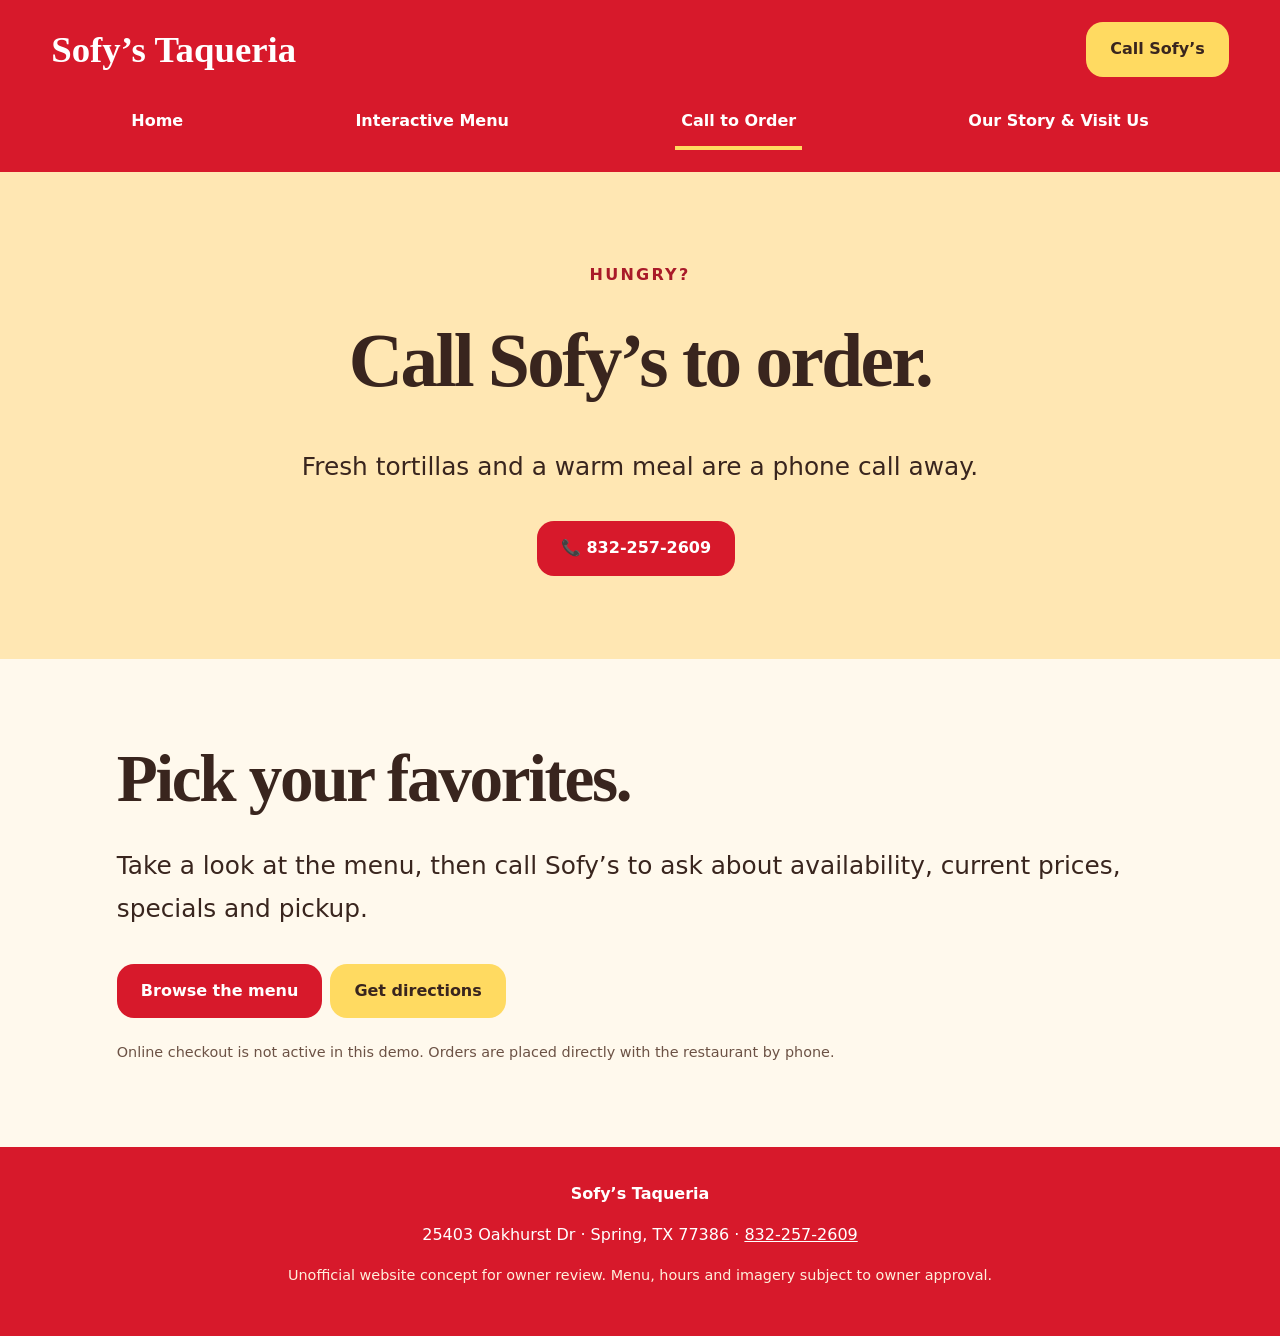
<file: contact.html>
<!doctype html><html lang="en"><head><meta charset="utf-8"><meta name="viewport" content="width=device-width,initial-scale=1"><meta name="description" content="Sofy's Taqueria, fresh tortillas and Mexican favorites in Spring, Texas"><title>Call to Order | Sofy's Taqueria</title><link rel="stylesheet" href="styles.css"></head><body><header><strong>Sofy’s Taqueria</strong><a class="button alt" href="tel:+18322572609">Call Sofy’s</a><nav aria-label="Main navigation"><a href="index.html" >Home</a><a href="menu.html" >Interactive Menu</a><a href="contact.html" aria-current="page">Call to Order</a><a href="about.html" >Our Story & Visit Us</a></nav></header><main><section class="banner"><p class="eyebrow">Hungry?</p><h1>Call Sofy’s to order.</h1><p class="lead">Fresh tortillas and a warm meal are a phone call away.</p><a class="button" href="tel:+18322572609">📞 832-257-2609</a></section><section><h2>Pick your favorites.</h2><p class="lead">Take a look at the menu, then call Sofy’s to ask about availability, current prices, specials and pickup.</p><a class="button" href="menu.html">Browse the menu</a><a class="button alt" href="https://www.google.com/maps/search/?api=1&query=25403+Oakhurst+Dr+Spring+TX+77386" target="_blank" rel="noopener">Get directions</a><p class="small">Online checkout is not active in this demo. Orders are placed directly with the restaurant by phone.</p></section></main><footer><strong>Sofy’s Taqueria</strong><p>25403 Oakhurst Dr · Spring, TX 77386 · <a href="tel:+18322572609">832-257-2609</a></p><p class="small">Unofficial website concept for owner review. Menu, hours and imagery subject to owner approval.</p></footer></body></html>
</file>
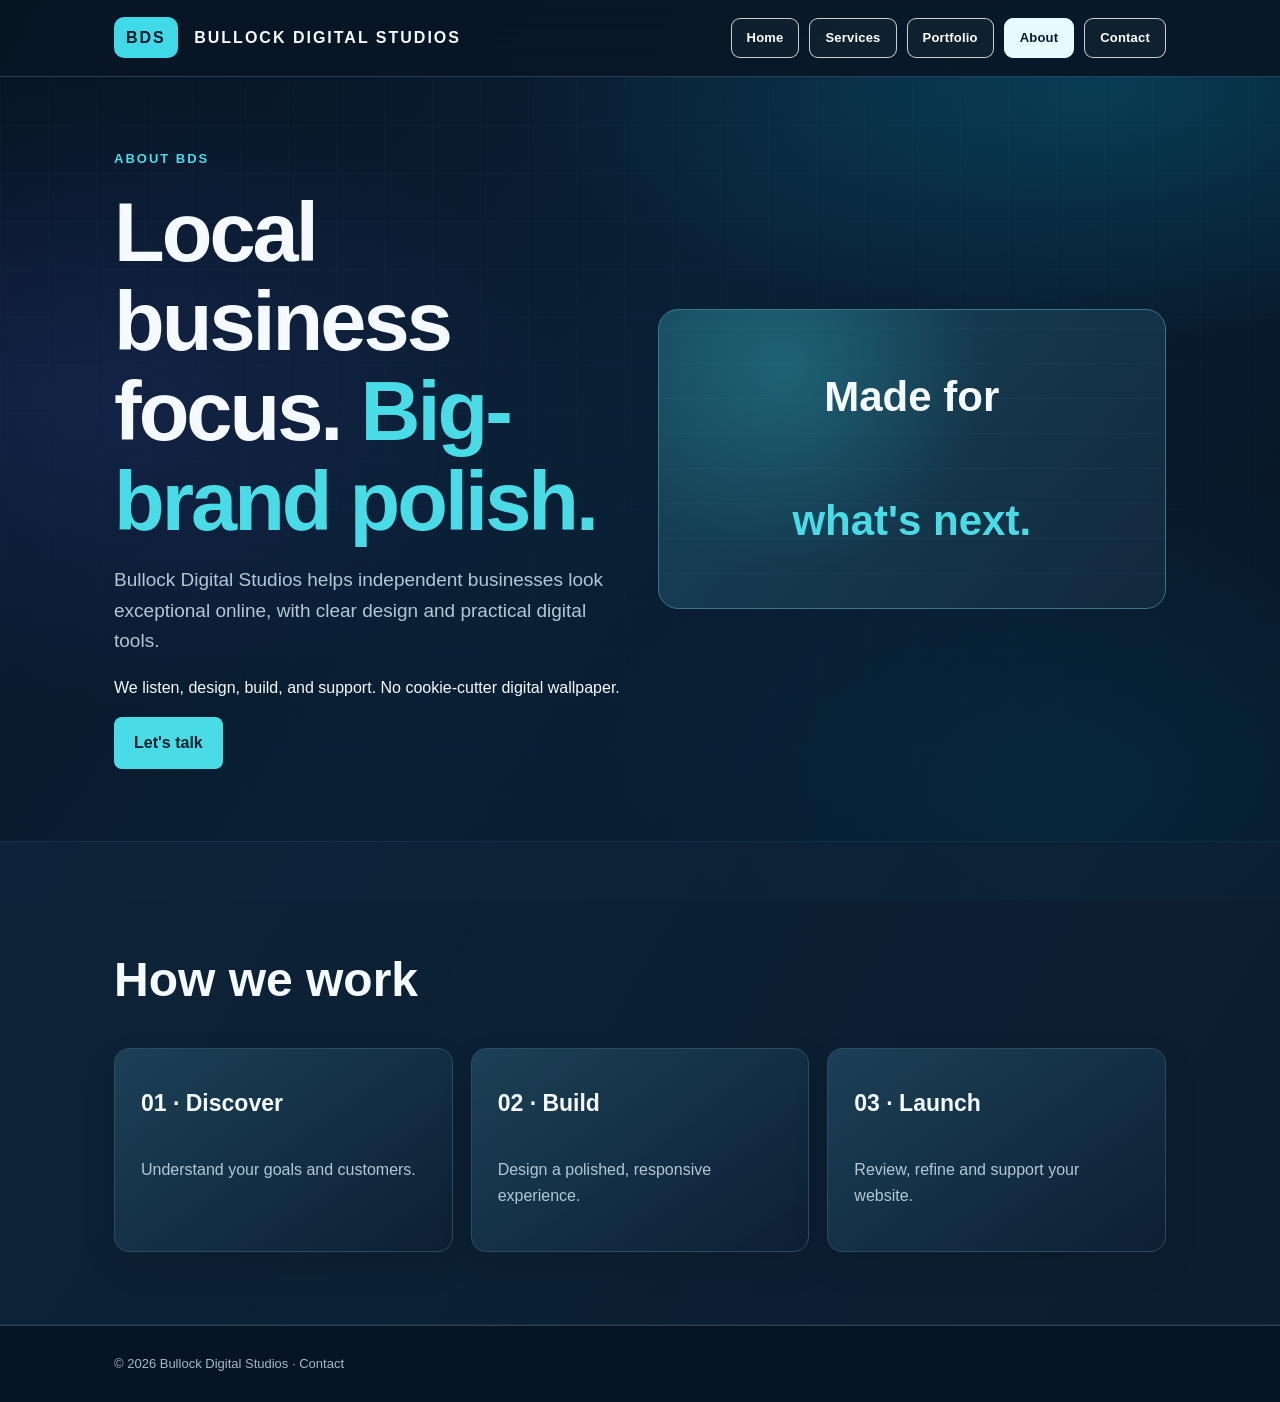
<file: bds-site/about.html>
<!doctype html><html lang="en"><head><meta charset="utf-8"><meta name="viewport" content="width=device-width,initial-scale=1"><meta name="description" content="Bullock Digital Studios builds professional websites for growing businesses."><title>about | Bullock Digital Studios</title><link rel="stylesheet" href="styles.css"></head><body><header><div class="wrap"><nav><a href="index.html" class="brand"><b>BDS</b> BULLOCK DIGITAL STUDIOS</a><button class="menu" aria-expanded="false">Menu</button><div class="links"><a class="" href="index.html">Home</a><a class="" href="services.html">Services</a><a class="" href="portfolio.html">Portfolio</a><a class="active" href="about.html">About</a><a class="" href="contact.html">Contact</a></div></nav></div></header><main><section class="section"><div class="wrap split"><div><div class="eyebrow">About BDS</div><h1>Local business focus. <em>Big-brand polish.</em></h1><p class="lead">Bullock Digital Studios helps independent businesses look exceptional online, with clear design and practical digital tools.</p><p>We listen, design, build, and support. No cookie-cutter digital wallpaper.</p><a class="btn" href="contact.html">Let's talk</a></div><div class="art">Made for<br><em>what's next.</em></div></div></section><section class="section shade"><div class="wrap"><h2>How we work</h2><div class="grid"><div class="card"><h3>01 · Discover</h3><p>Understand your goals and customers.</p></div><div class="card"><h3>02 · Build</h3><p>Design a polished, responsive experience.</p></div><div class="card"><h3>03 · Launch</h3><p>Review, refine and support your website.</p></div></div></div></section></main><footer><div class="wrap">© 2026 Bullock Digital Studios · <a href="contact.html">Contact</a></div></footer><script src="script.js"></script></body></html>
</file>
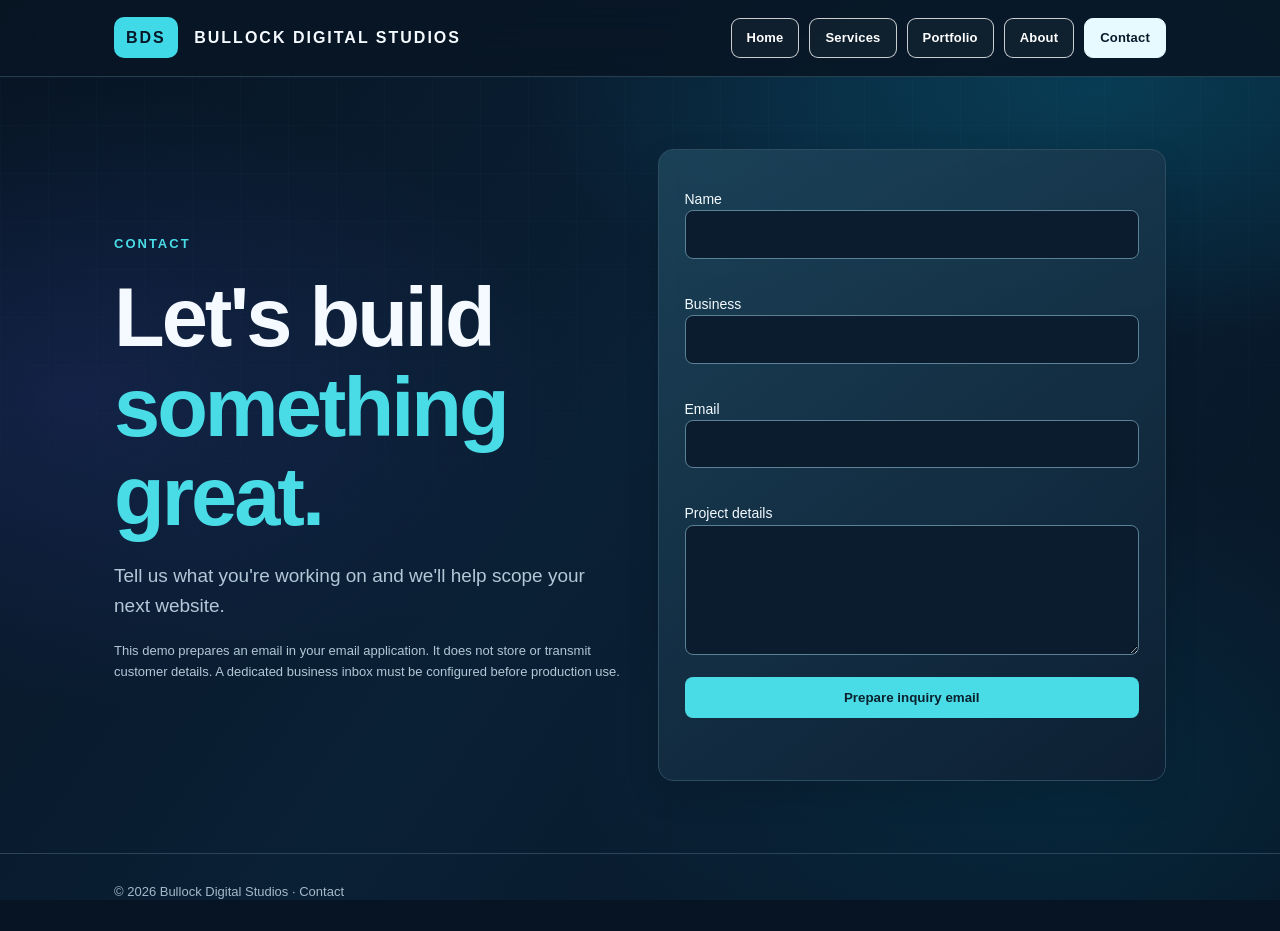
<file: bds-site/contact.html>
<!doctype html><html lang="en"><head><meta charset="utf-8"><meta name="viewport" content="width=device-width,initial-scale=1"><meta name="description" content="Bullock Digital Studios builds professional websites for growing businesses."><title>contact | Bullock Digital Studios</title><link rel="stylesheet" href="styles.css"></head><body><header><div class="wrap"><nav><a href="index.html" class="brand"><b>BDS</b> BULLOCK DIGITAL STUDIOS</a><button class="menu" aria-expanded="false">Menu</button><div class="links"><a class="" href="index.html">Home</a><a class="" href="services.html">Services</a><a class="" href="portfolio.html">Portfolio</a><a class="" href="about.html">About</a><a class="active" href="contact.html">Contact</a></div></nav></div></header><main><section class="section"><div class="wrap split"><div><div class="eyebrow">Contact</div><h1>Let's build <em>something great.</em></h1><p class="lead">Tell us what you're working on and we'll help scope your next website.</p><p class="note">This demo prepares an email in your email application. It does not store or transmit customer details. A dedicated business inbox must be configured before production use.</p></div><form class="card" id="contact"><label class="field">Name<input name="name" required autocomplete="name"></label><label class="field">Business<input name="business" required></label><label class="field">Email<input name="email" type="email" required></label><label class="field">Project details<textarea name="message" required></textarea></label><button class="btn" type="submit">Prepare inquiry email</button><p class="note" id="status" role="status"></p></form></div></section></main><footer><div class="wrap">© 2026 Bullock Digital Studios · <a href="contact.html">Contact</a></div></footer><script src="script.js"></script></body></html>
</file>
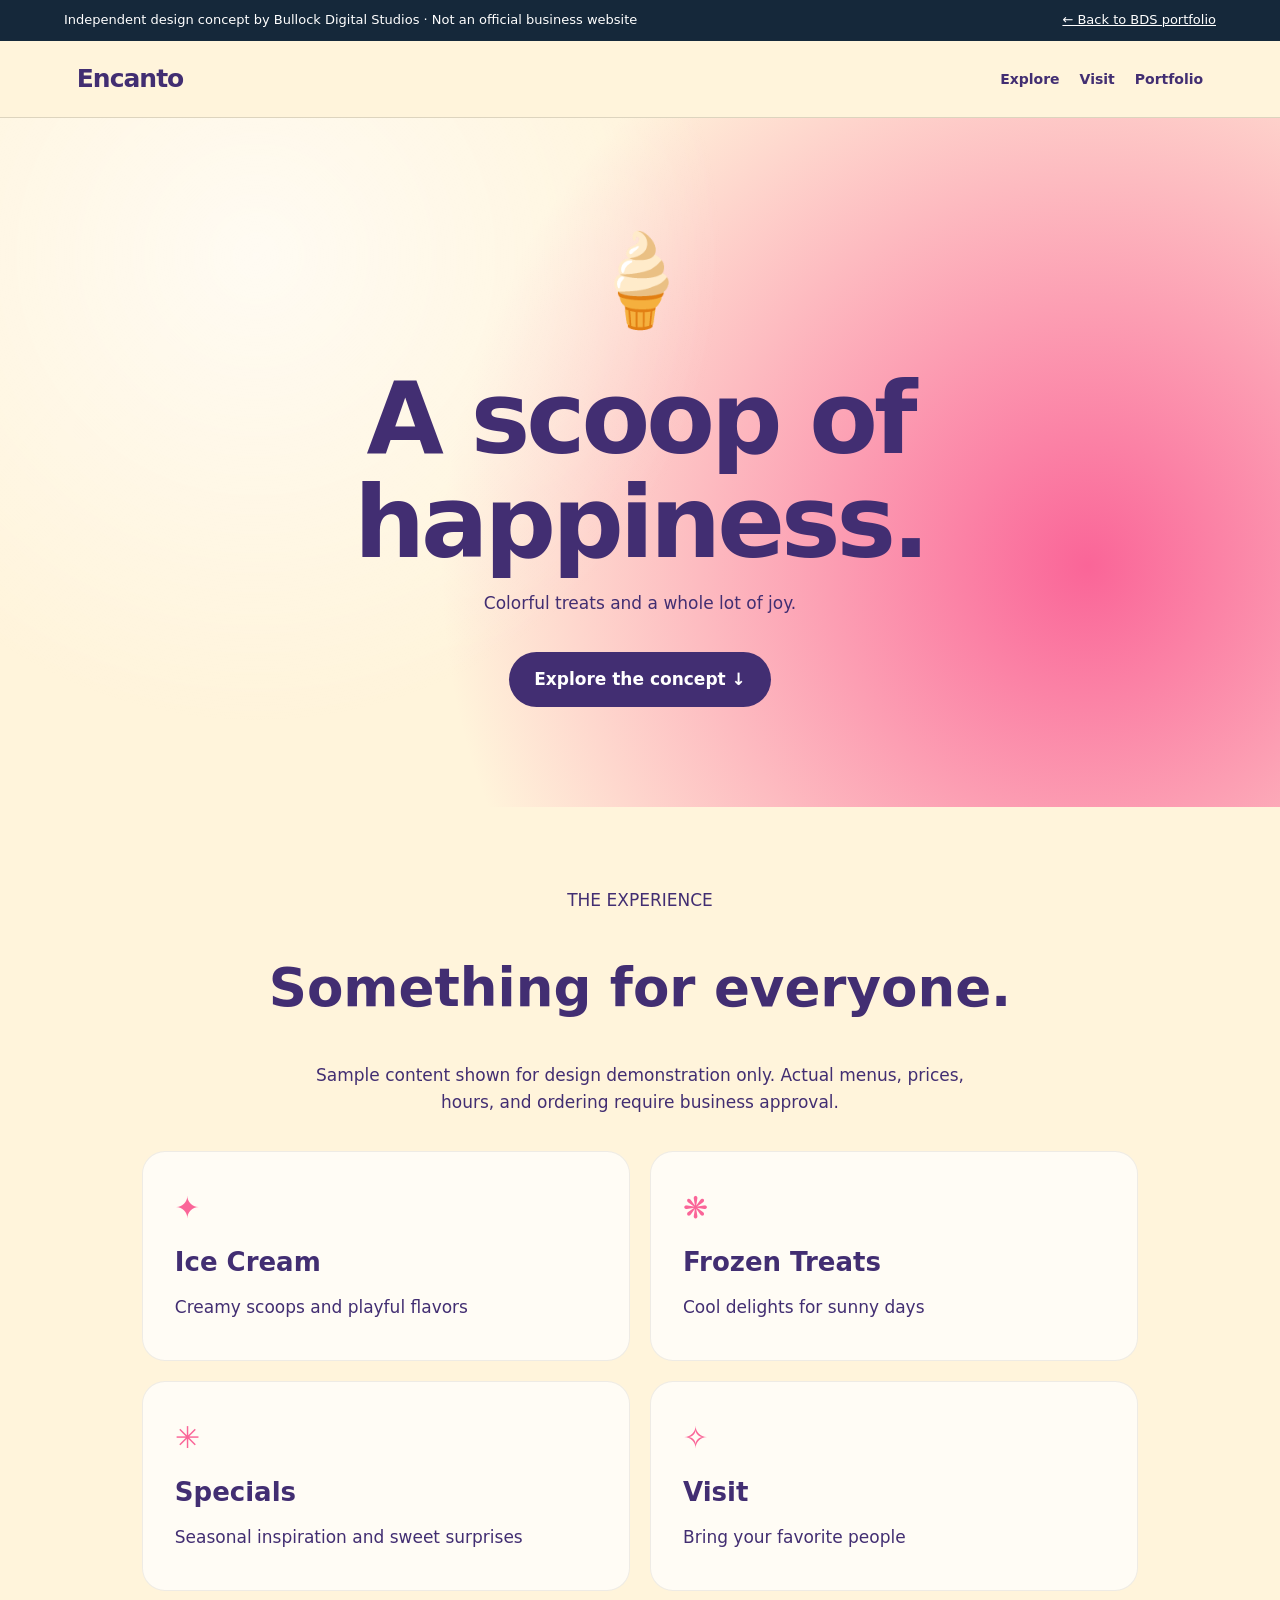
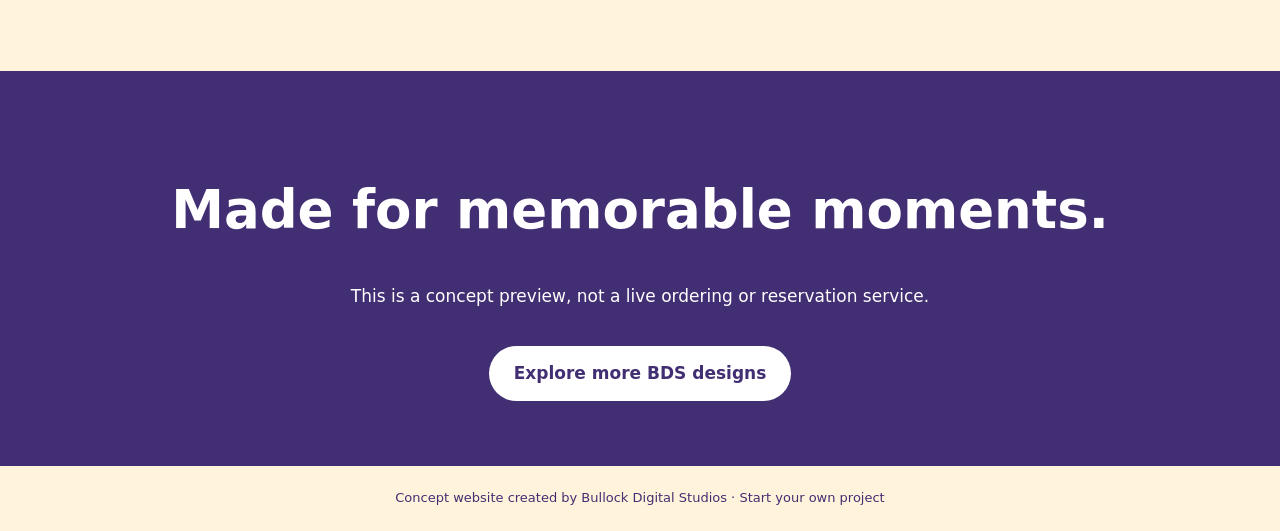
<file: bds-site/encanto.html>
<!doctype html><html lang="en"><head><meta charset="utf-8"><meta name="viewport" content="width=device-width,initial-scale=1"><meta name="robots" content="noindex"><title>Encanto · BDS Concept Demo</title><style>:root{--bg:#fff4db;--ink:#422e72;--accent:#fa6598}*{box-sizing:border-box}html{scroll-behavior:smooth}body{margin:0;background:var(--bg);color:var(--ink);font:17px/1.6 system-ui,Arial,sans-serif}a{color:inherit;text-decoration:none}.bar{background:#15283a;color:#fff;padding:10px 5%;font-size:13px;display:flex;justify-content:space-between;gap:15px;flex-wrap:wrap}.bar a{text-decoration:underline}header{padding:18px 6%;display:flex;justify-content:space-between;align-items:center;gap:20px;flex-wrap:wrap;border-bottom:1px solid #0002}header strong{font-size:25px;letter-spacing:-1px}nav{display:flex;gap:20px;flex-wrap:wrap;font-weight:700;font-size:14px}nav a:hover{text-decoration:underline}.hero{padding:90px 6% 100px;text-align:center;background:radial-gradient(circle at 20% 20%,#ffffffa8,transparent 40%),radial-gradient(circle at 85% 65%,var(--accent),transparent 55%)}.hero .icon{font-size:90px;display:block}h1{font-size:clamp(49px,9vw,100px);line-height:1.04;letter-spacing:-4px;margin:15px auto;max-width:950px}h2{font-size:clamp(32px,5vw,53px);line-height:1.12}p{max-width:680px;margin:15px auto}.button{display:inline-block;padding:14px 25px;border-radius:100px;background:var(--ink);color:white;font-weight:800;margin-top:20px}.button:hover{transform:translateY(-2px)}section.content{padding:80px 6%;max-width:1150px;margin:auto;text-align:center}.grid{display:grid;grid-template-columns:repeat(2,1fr);gap:20px;text-align:left;margin-top:35px}.item{background:#ffffffb8;padding:32px;border:1px solid #0001;border-radius:23px;min-height:210px}.item h3{font-size:26px;margin:10px 0}.item p{margin:0}.emoji{font-size:30px;color:var(--accent)}.end{background:var(--ink);color:white;text-align:center;padding:65px 6%}.end .button{background:white;color:var(--ink)}footer{text-align:center;padding:22px;font-size:13px}@media(max-width:650px){.grid{grid-template-columns:1fr}.hero{padding:60px 6%}h1{letter-spacing:-2px}}</style></head><body><div class="bar"><span>Independent design concept by Bullock Digital Studios · Not an official business website</span><a href="portfolio.html">← Back to BDS portfolio</a></div><header><strong>Encanto</strong><nav><a href="#offerings">Explore</a><a href="#visit">Visit</a><a href="portfolio.html">Portfolio</a></nav></header><main><div class="hero"><span class="icon">🍦</span><h1>A scoop of happiness.</h1><p>Colorful treats and a whole lot of joy.</p><a class="button" href="#offerings">Explore the concept ↓</a></div><section class="content" id="offerings"><span>THE EXPERIENCE</span><h2>Something for everyone.</h2><p>Sample content shown for design demonstration only. Actual menus, prices, hours, and ordering require business approval.</p><div class="grid"><article id="item0" class="item"><span class="emoji">✦</span><h3>Ice Cream</h3><p>Creamy scoops and playful flavors</p></article><article id="item1" class="item"><span class="emoji">❋</span><h3>Frozen Treats</h3><p>Cool delights for sunny days</p></article><article id="item2" class="item"><span class="emoji">✳</span><h3>Specials</h3><p>Seasonal inspiration and sweet surprises</p></article><article id="item3" class="item"><span class="emoji">✧</span><h3>Visit</h3><p>Bring your favorite people</p></article></div></section><div class="end" id="visit"><h2>Made for memorable moments.</h2><p>This is a concept preview, not a live ordering or reservation service.</p><a class="button" href="portfolio.html">Explore more BDS designs</a></div></main><footer>Concept website created by Bullock Digital Studios · <a href="contact.html">Start your own project</a></footer></body></html>
</file>
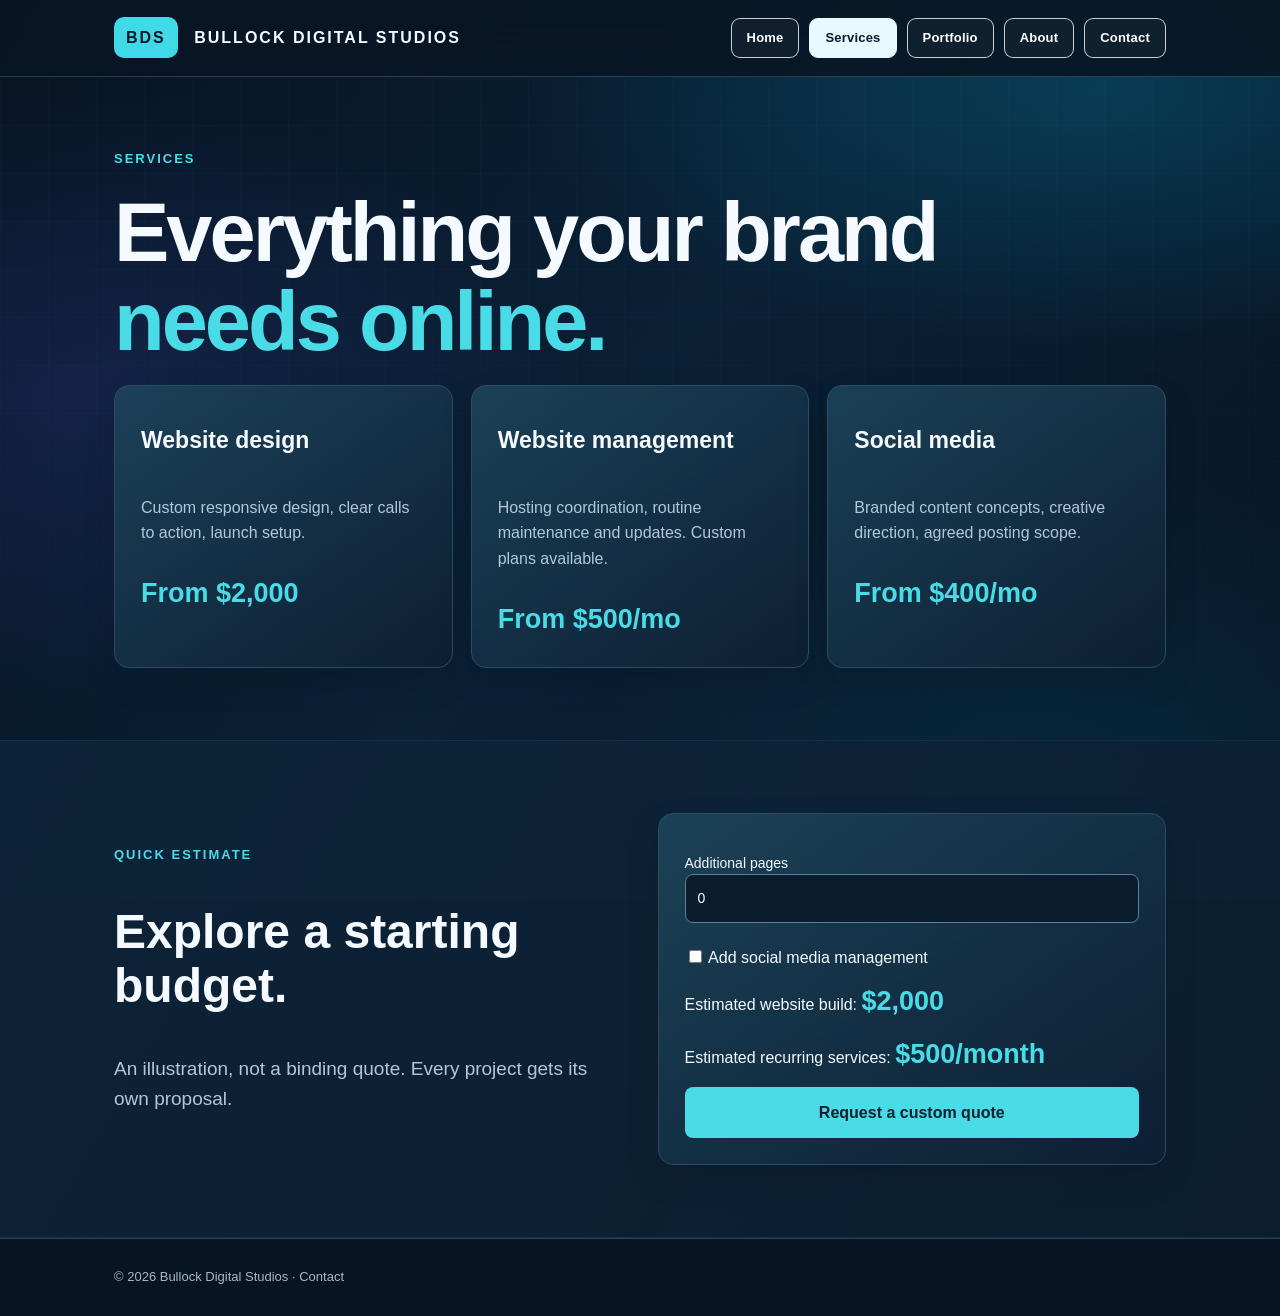
<file: bds-site/services.html>
<!doctype html><html lang="en"><head><meta charset="utf-8"><meta name="viewport" content="width=device-width,initial-scale=1"><meta name="description" content="Bullock Digital Studios builds professional websites for growing businesses."><title>services | Bullock Digital Studios</title><link rel="stylesheet" href="styles.css"></head><body><header><div class="wrap"><nav><a href="index.html" class="brand"><b>BDS</b> BULLOCK DIGITAL STUDIOS</a><button class="menu" aria-expanded="false">Menu</button><div class="links"><a class="" href="index.html">Home</a><a class="active" href="services.html">Services</a><a class="" href="portfolio.html">Portfolio</a><a class="" href="about.html">About</a><a class="" href="contact.html">Contact</a></div></nav></div></header><main><section class="section"><div class="wrap"><div class="eyebrow">Services</div><h1>Everything your brand <em>needs online.</em></h1><div class="grid"><article class="card"><h3>Website design</h3><p>Custom responsive design, clear calls to action, launch setup.</p><div class="price">From $2,000</div></article><article class="card"><h3>Website management</h3><p>Hosting coordination, routine maintenance and updates. Custom plans available.</p><div class="price">From $500/mo</div></article><article class="card"><h3>Social media</h3><p>Branded content concepts, creative direction, agreed posting scope.</p><div class="price">From $400/mo</div></article></div></div></section><section class="section shade"><div class="wrap split"><div><div class="eyebrow">Quick estimate</div><h2>Explore a starting budget.</h2><p class="lead">An illustration, not a binding quote. Every project gets its own proposal.</p></div><form id="estimate" class="card"><label class="field">Additional pages<input id="pages" type="number" min="0" value="0"></label><label><input type="checkbox" id="social"> Add social media management</label><div>Estimated website build: <strong class="price" id="total">$2,000</strong></div><div>Estimated recurring services: <strong class="price" id="monthly">$500/month</strong></div><a href="contact.html" class="btn">Request a custom quote</a></form></div></section></main><footer><div class="wrap">© 2026 Bullock Digital Studios · <a href="contact.html">Contact</a></div></footer><script src="script.js"></script></body></html>
</file>
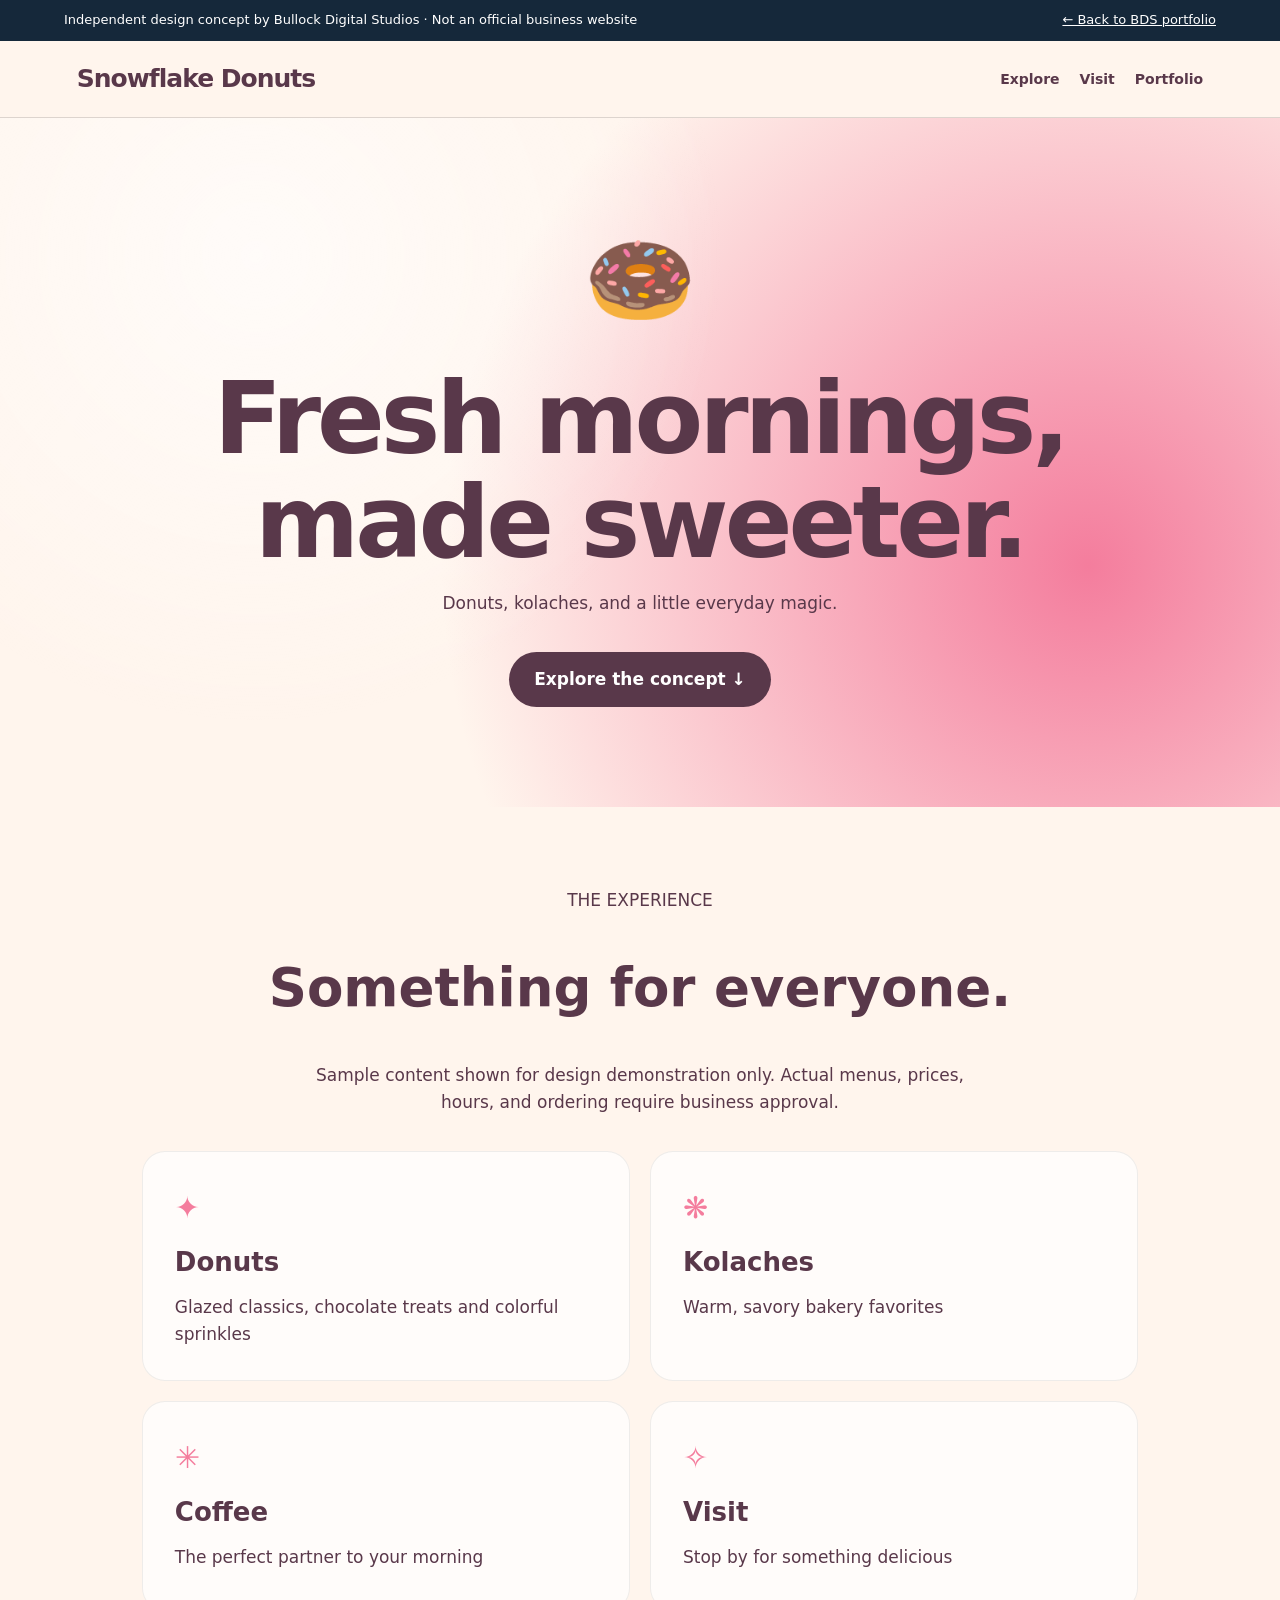
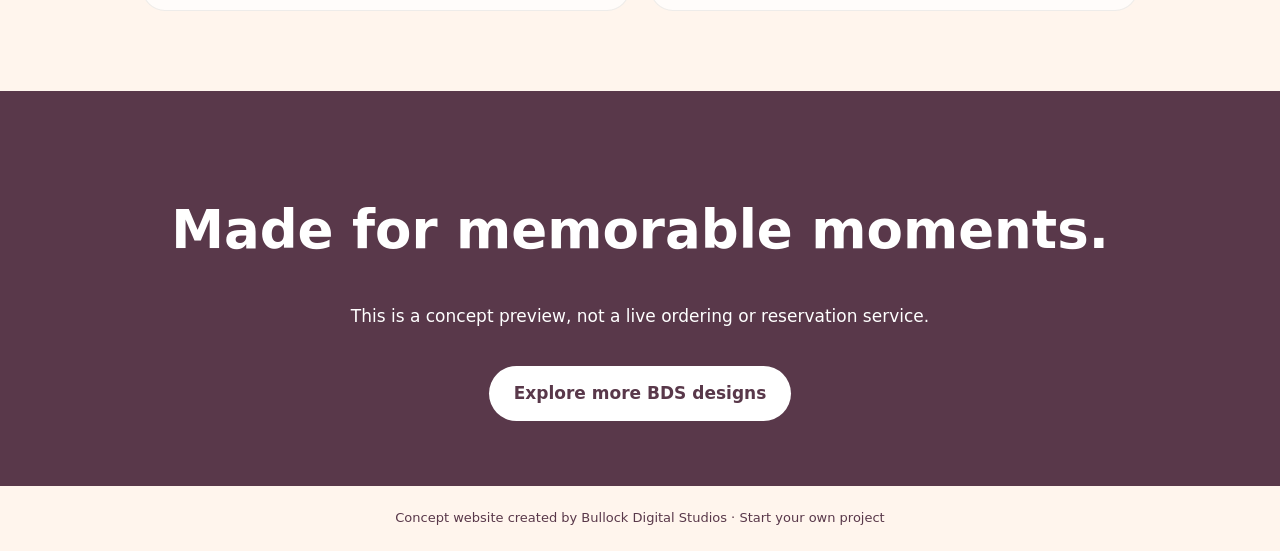
<file: bds-site/snowflake-donuts.html>
<!doctype html><html lang="en"><head><meta charset="utf-8"><meta name="viewport" content="width=device-width,initial-scale=1"><meta name="robots" content="noindex"><title>Snowflake Donuts · BDS Concept Demo</title><style>:root{--bg:#fff5ed;--ink:#59384a;--accent:#f47d9d}*{box-sizing:border-box}html{scroll-behavior:smooth}body{margin:0;background:var(--bg);color:var(--ink);font:17px/1.6 system-ui,Arial,sans-serif}a{color:inherit;text-decoration:none}.bar{background:#15283a;color:#fff;padding:10px 5%;font-size:13px;display:flex;justify-content:space-between;gap:15px;flex-wrap:wrap}.bar a{text-decoration:underline}header{padding:18px 6%;display:flex;justify-content:space-between;align-items:center;gap:20px;flex-wrap:wrap;border-bottom:1px solid #0002}header strong{font-size:25px;letter-spacing:-1px}nav{display:flex;gap:20px;flex-wrap:wrap;font-weight:700;font-size:14px}nav a:hover{text-decoration:underline}.hero{padding:90px 6% 100px;text-align:center;background:radial-gradient(circle at 20% 20%,#ffffffa8,transparent 40%),radial-gradient(circle at 85% 65%,var(--accent),transparent 55%)}.hero .icon{font-size:90px;display:block}h1{font-size:clamp(49px,9vw,100px);line-height:1.04;letter-spacing:-4px;margin:15px auto;max-width:950px}h2{font-size:clamp(32px,5vw,53px);line-height:1.12}p{max-width:680px;margin:15px auto}.button{display:inline-block;padding:14px 25px;border-radius:100px;background:var(--ink);color:white;font-weight:800;margin-top:20px}.button:hover{transform:translateY(-2px)}section.content{padding:80px 6%;max-width:1150px;margin:auto;text-align:center}.grid{display:grid;grid-template-columns:repeat(2,1fr);gap:20px;text-align:left;margin-top:35px}.item{background:#ffffffb8;padding:32px;border:1px solid #0001;border-radius:23px;min-height:210px}.item h3{font-size:26px;margin:10px 0}.item p{margin:0}.emoji{font-size:30px;color:var(--accent)}.end{background:var(--ink);color:white;text-align:center;padding:65px 6%}.end .button{background:white;color:var(--ink)}footer{text-align:center;padding:22px;font-size:13px}@media(max-width:650px){.grid{grid-template-columns:1fr}.hero{padding:60px 6%}h1{letter-spacing:-2px}}</style></head><body><div class="bar"><span>Independent design concept by Bullock Digital Studios · Not an official business website</span><a href="portfolio.html">← Back to BDS portfolio</a></div><header><strong>Snowflake Donuts</strong><nav><a href="#offerings">Explore</a><a href="#visit">Visit</a><a href="portfolio.html">Portfolio</a></nav></header><main><div class="hero"><span class="icon">🍩</span><h1>Fresh mornings, made sweeter.</h1><p>Donuts, kolaches, and a little everyday magic.</p><a class="button" href="#offerings">Explore the concept ↓</a></div><section class="content" id="offerings"><span>THE EXPERIENCE</span><h2>Something for everyone.</h2><p>Sample content shown for design demonstration only. Actual menus, prices, hours, and ordering require business approval.</p><div class="grid"><article id="item0" class="item"><span class="emoji">✦</span><h3>Donuts</h3><p>Glazed classics, chocolate treats and colorful sprinkles</p></article><article id="item1" class="item"><span class="emoji">❋</span><h3>Kolaches</h3><p>Warm, savory bakery favorites</p></article><article id="item2" class="item"><span class="emoji">✳</span><h3>Coffee</h3><p>The perfect partner to your morning</p></article><article id="item3" class="item"><span class="emoji">✧</span><h3>Visit</h3><p>Stop by for something delicious</p></article></div></section><div class="end" id="visit"><h2>Made for memorable moments.</h2><p>This is a concept preview, not a live ordering or reservation service.</p><a class="button" href="portfolio.html">Explore more BDS designs</a></div></main><footer>Concept website created by Bullock Digital Studios · <a href="contact.html">Start your own project</a></footer></body></html>
</file>
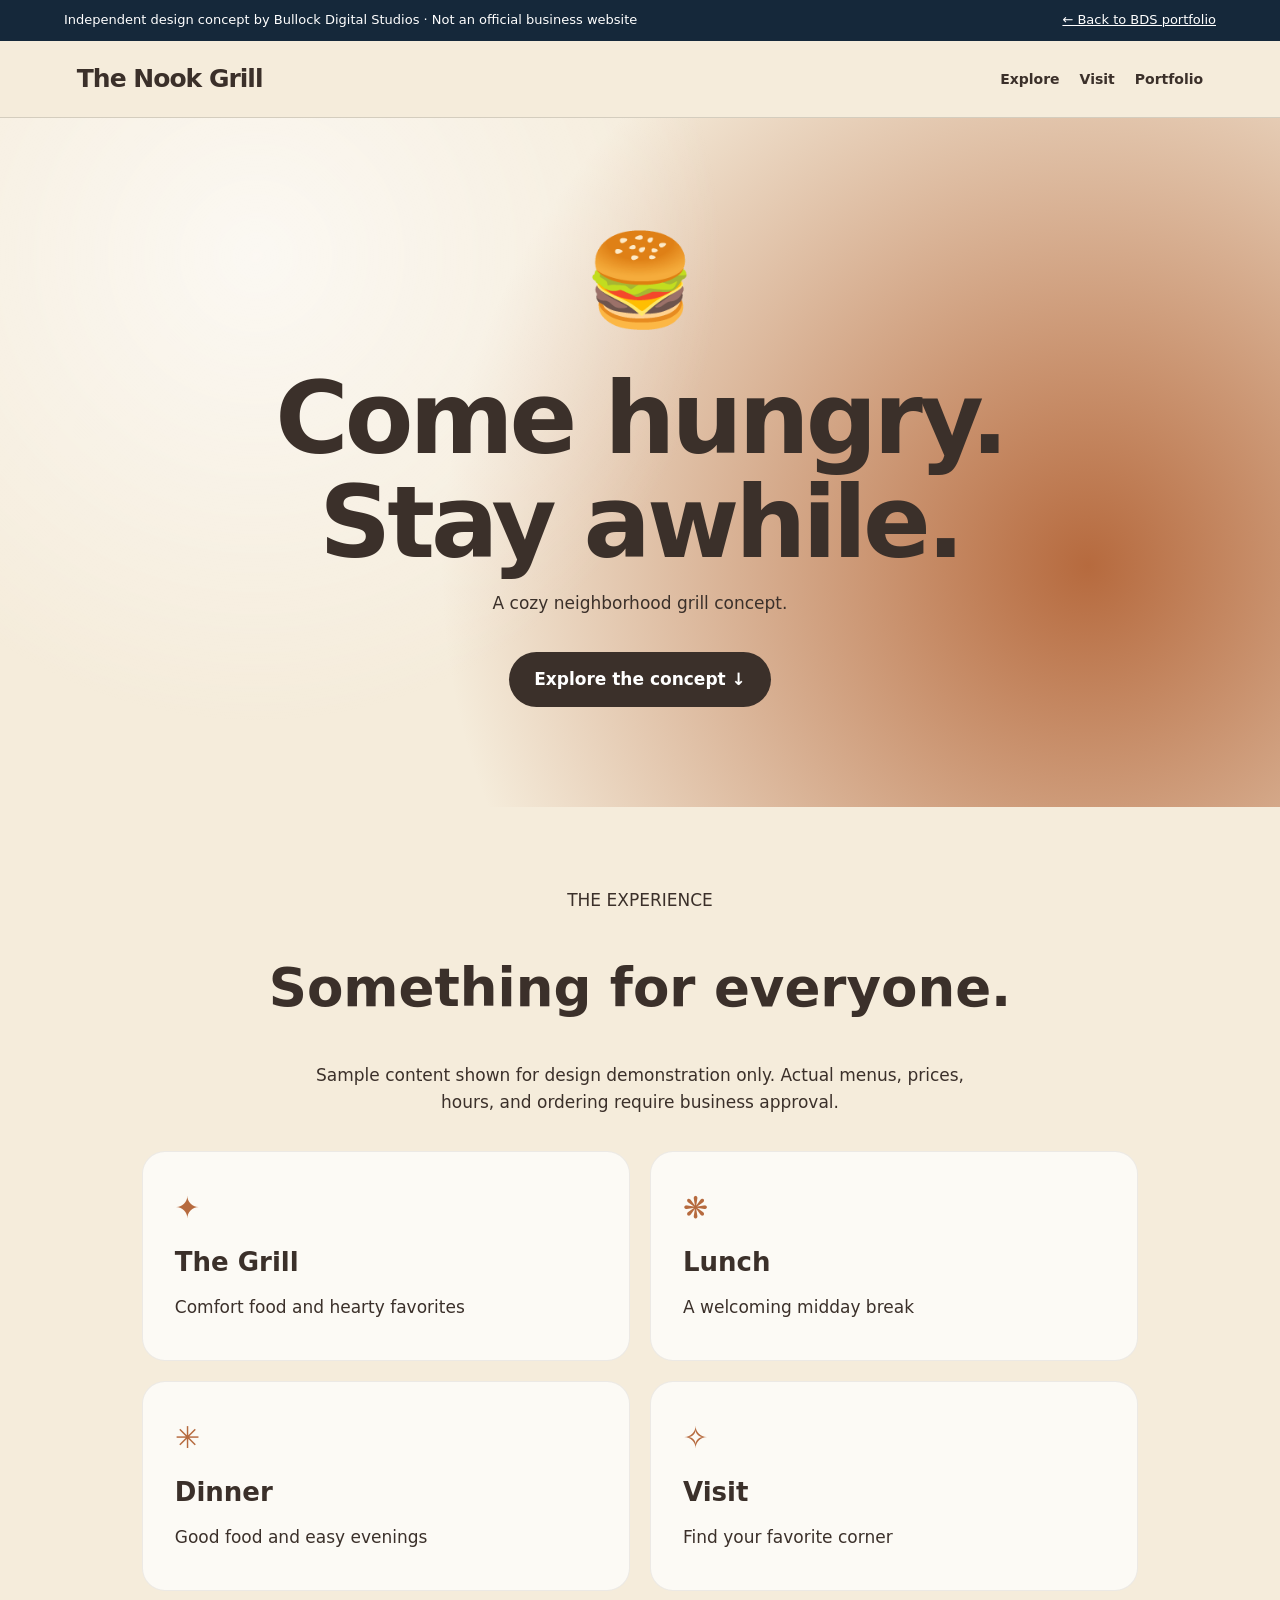
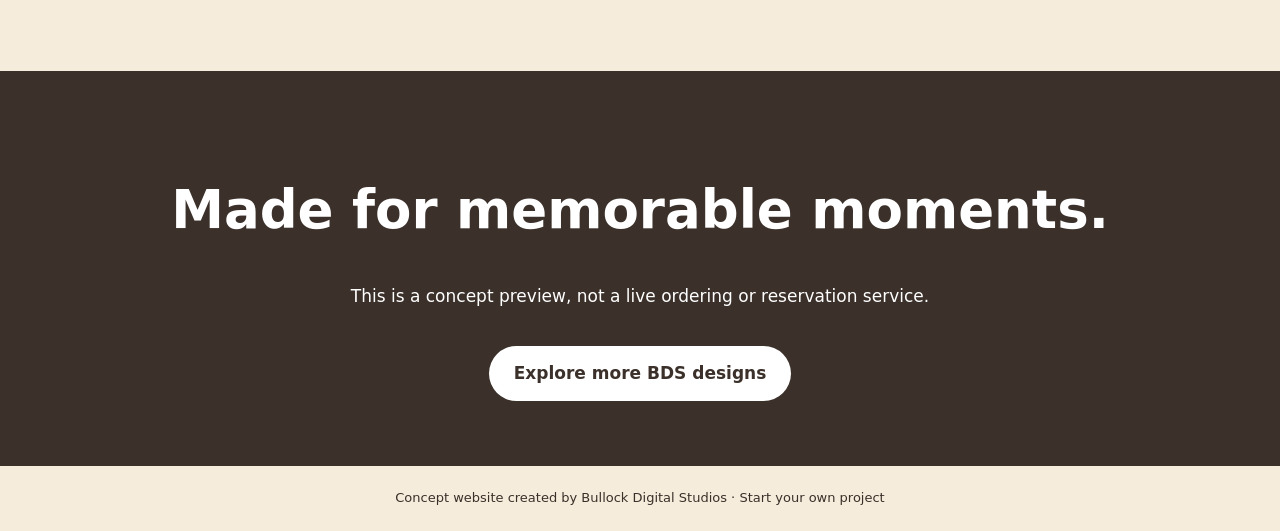
<file: bds-site/the-nook-grill.html>
<!doctype html><html lang="en"><head><meta charset="utf-8"><meta name="viewport" content="width=device-width,initial-scale=1"><meta name="robots" content="noindex"><title>The Nook Grill · BDS Concept Demo</title><style>:root{--bg:#f5ecdb;--ink:#3b302a;--accent:#b66a3e}*{box-sizing:border-box}html{scroll-behavior:smooth}body{margin:0;background:var(--bg);color:var(--ink);font:17px/1.6 system-ui,Arial,sans-serif}a{color:inherit;text-decoration:none}.bar{background:#15283a;color:#fff;padding:10px 5%;font-size:13px;display:flex;justify-content:space-between;gap:15px;flex-wrap:wrap}.bar a{text-decoration:underline}header{padding:18px 6%;display:flex;justify-content:space-between;align-items:center;gap:20px;flex-wrap:wrap;border-bottom:1px solid #0002}header strong{font-size:25px;letter-spacing:-1px}nav{display:flex;gap:20px;flex-wrap:wrap;font-weight:700;font-size:14px}nav a:hover{text-decoration:underline}.hero{padding:90px 6% 100px;text-align:center;background:radial-gradient(circle at 20% 20%,#ffffffa8,transparent 40%),radial-gradient(circle at 85% 65%,var(--accent),transparent 55%)}.hero .icon{font-size:90px;display:block}h1{font-size:clamp(49px,9vw,100px);line-height:1.04;letter-spacing:-4px;margin:15px auto;max-width:950px}h2{font-size:clamp(32px,5vw,53px);line-height:1.12}p{max-width:680px;margin:15px auto}.button{display:inline-block;padding:14px 25px;border-radius:100px;background:var(--ink);color:white;font-weight:800;margin-top:20px}.button:hover{transform:translateY(-2px)}section.content{padding:80px 6%;max-width:1150px;margin:auto;text-align:center}.grid{display:grid;grid-template-columns:repeat(2,1fr);gap:20px;text-align:left;margin-top:35px}.item{background:#ffffffb8;padding:32px;border:1px solid #0001;border-radius:23px;min-height:210px}.item h3{font-size:26px;margin:10px 0}.item p{margin:0}.emoji{font-size:30px;color:var(--accent)}.end{background:var(--ink);color:white;text-align:center;padding:65px 6%}.end .button{background:white;color:var(--ink)}footer{text-align:center;padding:22px;font-size:13px}@media(max-width:650px){.grid{grid-template-columns:1fr}.hero{padding:60px 6%}h1{letter-spacing:-2px}}</style></head><body><div class="bar"><span>Independent design concept by Bullock Digital Studios · Not an official business website</span><a href="portfolio.html">← Back to BDS portfolio</a></div><header><strong>The Nook Grill</strong><nav><a href="#offerings">Explore</a><a href="#visit">Visit</a><a href="portfolio.html">Portfolio</a></nav></header><main><div class="hero"><span class="icon">🍔</span><h1>Come hungry. Stay awhile.</h1><p>A cozy neighborhood grill concept.</p><a class="button" href="#offerings">Explore the concept ↓</a></div><section class="content" id="offerings"><span>THE EXPERIENCE</span><h2>Something for everyone.</h2><p>Sample content shown for design demonstration only. Actual menus, prices, hours, and ordering require business approval.</p><div class="grid"><article id="item0" class="item"><span class="emoji">✦</span><h3>The Grill</h3><p>Comfort food and hearty favorites</p></article><article id="item1" class="item"><span class="emoji">❋</span><h3>Lunch</h3><p>A welcoming midday break</p></article><article id="item2" class="item"><span class="emoji">✳</span><h3>Dinner</h3><p>Good food and easy evenings</p></article><article id="item3" class="item"><span class="emoji">✧</span><h3>Visit</h3><p>Find your favorite corner</p></article></div></section><div class="end" id="visit"><h2>Made for memorable moments.</h2><p>This is a concept preview, not a live ordering or reservation service.</p><a class="button" href="portfolio.html">Explore more BDS designs</a></div></main><footer>Concept website created by Bullock Digital Studios · <a href="contact.html">Start your own project</a></footer></body></html>
</file>
<file: styles.css>
:root{--red:#d7192b;--yellow:#ffda61;--cream:#fff9ed;--brown:#39251e;--muted:#6c5245}*{box-sizing:border-box}html{scroll-behavior:smooth}body{margin:0;background:var(--cream);color:var(--brown);font-family:system-ui,-apple-system,Arial,sans-serif;line-height:1.55}a{color:inherit}a:focus-visible,button:focus-visible{outline:3px solid #176b59;outline-offset:4px}.skip{position:absolute;left:-9999px;top:0;background:white;padding:10px}.skip:focus{left:8px;z-index:9}header{background:var(--red);color:white;padding:22px 4%;display:grid;grid-template-columns:1fr auto;align-items:center;gap:20px}header strong{font:700 clamp(1.5rem,3.5vw,2.3rem) Georgia,serif}nav{grid-column:1/-1;display:flex;justify-content:space-around;gap:12px;flex-wrap:wrap}nav a{color:white;text-decoration:none;font-weight:750;padding:12px 6px}nav a:hover,nav a[aria-current]{border-bottom:4px solid var(--yellow)}.button{display:inline-block;background:var(--red);color:white;padding:15px 24px;margin:8px 8px 8px 0;border-radius:17px;text-decoration:none;font-weight:750;text-align:center}.button.alt{background:var(--yellow);color:var(--brown)}header>.button{margin:0}.hero{padding:20px 3% 35px;text-align:center}.hero-art{display:block;width:100%;max-width:1100px;height:auto;margin:0 auto;border:2px solid #e4bb64;border-radius:14px}.hero h1{font:800 clamp(1.7rem,3.3vw,2.6rem)/1.2 Georgia,serif;max-width:950px;margin:30px auto}.hero .wide{display:block;max-width:950px;margin:22px auto;padding:18px}section{padding:70px 6%;max-width:1200px;margin:auto}section.warm{max-width:none;background:#fff0d4;padding-left:max(6%,calc((100% - 1050px)/2));padding-right:max(6%,calc((100% - 1050px)/2))}h1,h2{font-family:Georgia,serif;letter-spacing:-.035em}h2{font-size:clamp(2.3rem,5.5vw,4.2rem);line-height:1.12;margin:12px 0 28px}h3{font-size:1.35rem;line-height:1.2}.lead{font-size:clamp(1.15rem,2.5vw,1.55rem);line-height:1.75}.eyebrow{color:#a91a29;letter-spacing:.14em;text-transform:uppercase;font-weight:800}.grid{display:grid;grid-template-columns:repeat(auto-fit,minmax(240px,1fr));gap:22px}.tile{background:white;border:1px solid #e9d5a9;border-radius:20px;padding:25px;min-width:0}.menu-tile{text-decoration:none;transition:transform .2s,box-shadow .2s}.menu-tile:hover{transform:translateY(-4px);box-shadow:0 12px 24px #5e2d1a16}.underlined{text-decoration:underline;font-weight:750;color:#aa1624}.food-symbol{font-size:3rem}.food-panel{display:grid;place-items:center;min-height:185px;border-radius:14px;font-size:4rem;background:linear-gradient(130deg,#ffdd84,#f9a84d)}.taco-panel{background:linear-gradient(135deg,#d9a16b,#edc780)}.patio-panel{background:linear-gradient(135deg,#87b782,#f7d17b)}.photo-tile{padding:14px}.photo-tile h3,.photo-tile p{margin-left:10px;margin-right:10px}.pills{display:flex;flex-wrap:wrap;gap:12px;margin:30px 0}.pills span{border:1px solid #e9d8b3;border-radius:100px;padding:10px 18px;background:#fff5e5}.small{font-size:.9rem;color:var(--muted)}.rule{border:0;border-top:2px solid #eadfc6;margin:0 4%}.banner{background:#ffe7b3;text-align:center;max-width:none;padding:75px 6%}.banner h1{font-size:clamp(2.6rem,7vw,4.7rem);margin:12px 0}.menu-tabs{display:flex;gap:12px;flex-wrap:wrap;margin:20px 0 35px}.menu-tabs a{border:2px solid var(--red);padding:10px 20px;border-radius:50px;text-decoration:none;font-weight:750}.menu-tabs a:hover{background:var(--red);color:white}footer{background:var(--red);color:white;padding:35px 7%;text-align:center}footer a{color:white}footer .small{color:#fff0dc}@media(max-width:700px){header{gap:10px;padding:16px 4%}header strong{font-size:clamp(1.4rem,5vw,2rem)}header>.button{font-size:.9rem;padding:12px 14px}nav{display:grid;grid-template-columns:1fr 1fr;gap:0 10px;text-align:center}nav a{padding:12px 3px;font-size:.95rem}.hero{padding:15px 2.5% 24px}.hero h1{font-size:clamp(1.35rem,5vw,2.2rem)}section{padding:52px 5%}section.warm{padding:52px 5%}.grid{grid-template-columns:1fr}.hero .wide{margin:20px 3%}}
</file>
<file: bds-site/styles.css>
*{box-sizing:border-box}body{margin:0;background:#091727;color:#f4faff;font:16px/1.6 Arial,sans-serif}a{color:inherit;text-decoration:none}header{position:sticky;top:0;background:#0c1c2eee;border-bottom:1px solid #30485c;z-index:2}.wrap{max-width:1100px;margin:auto;padding:0 24px}nav{display:flex;align-items:center;justify-content:space-between;gap:20px;min-height:76px}.brand{font-weight:900;letter-spacing:2px}.brand b{background:#40d9e8;color:#081727;padding:12px;border-radius:10px;margin-right:10px}.links{display:flex;gap:22px;align-items:center}.links a:hover,.links a.active{color:#49e3eb}.btn{display:inline-block;background:#49dbe6;color:#09202d;padding:13px 20px;border-radius:8px;font-weight:bold;border:0;cursor:pointer}.btn.alt{background:transparent;color:#fff;border:1px solid #6e899b}.hero{padding:100px 0}.eyebrow{color:#49dbe6;font-size:13px;font-weight:bold;letter-spacing:2px;text-transform:uppercase}h1{font-size:clamp(46px,7vw,83px);line-height:1.08;letter-spacing:-3px;max-width:850px;margin:18px 0}h2{font-size:clamp(32px,4vw,48px);line-height:1.13}h3{font-size:23px;margin:10px 0}em{font-style:normal;color:#49dbe6}.lead{color:#b2c8d7;font-size:19px;max-width:720px}.actions{display:flex;gap:14px;flex-wrap:wrap;margin-top:27px}.section{padding:72px 0}.shade{background:#0e2032}.grid{display:grid;grid-template-columns:repeat(3,1fr);gap:18px}.card{padding:26px;border:1px solid #2c4d60;border-radius:15px;background:linear-gradient(135deg,#17364b,#102338);display:flex;flex-direction:column;gap:10px}.card p{color:#b2c8d7}.card .btn{margin-top:auto;text-align:center}.price{font-size:27px;color:#49dbe6;font-weight:bold}.split{display:grid;grid-template-columns:1fr 1fr;gap:35px;align-items:center}.art{background:linear-gradient(130deg,#16465b,#13283c);border:1px solid #3d7785;border-radius:20px;min-height:300px;display:grid;place-items:center;font-size:42px;font-weight:bold;text-align:center;padding:25px}.field{display:block;margin:12px 0;font-size:14px}.field input,.field textarea{display:block;width:100%;background:#0b1c2e;color:#fff;border:1px solid #5a8195;padding:12px;border-radius:8px;font:inherit}.field textarea{height:130px}.note{color:#b2c8d7;font-size:13px}footer{border-top:1px solid #29445b;padding:28px 0;color:#a4b9ca;font-size:13px}.menu{display:none;background:transparent;color:white;border:1px solid #557083;border-radius:8px;padding:8px 12px}@media(max-width:750px){.menu{display:block}.links{display:none;position:absolute;top:76px;left:0;right:0;background:#0c1c2e;padding:22px;flex-direction:column;align-items:stretch}.links.open{display:flex}.grid,.split{grid-template-columns:1fr}.hero{padding:70px 0}nav>.btn{display:none}}

/* BDS digital atmosphere: layered aurora lighting, fine-grid circuitry, and glass navigation */
body{
 background-color:#071423;
 background-image:
 radial-gradient(ellipse 60% 38% at 86% 10%,rgba(0,194,235,.19),transparent 75%),
 radial-gradient(ellipse 48% 43% at 6% 44%,rgba(74,83,213,.17),transparent 80%),
 radial-gradient(ellipse 50% 45% at 85% 88%,rgba(0,137,175,.13),transparent 80%),
 linear-gradient(125deg,#071423 0%,#0a2035 48%,#071525 100%);
 background-attachment:fixed;
}
main{position:relative;isolation:isolate}
main:before{content:"";position:absolute;inset:0;z-index:-1;pointer-events:none;opacity:.34;
 background-image:linear-gradient(rgba(100,216,243,.075) 1px,transparent 1px),linear-gradient(90deg,rgba(100,216,243,.075) 1px,transparent 1px);
 background-size:48px 48px;
 -webkit-mask-image:linear-gradient(180deg,black,transparent 85%);mask-image:linear-gradient(180deg,black,transparent 85%);
}
.hero{position:relative;overflow:hidden;background:radial-gradient(ellipse at 82% 30%,rgba(25,162,213,.17),transparent 48%)}
.hero:before{content:"";position:absolute;right:-115px;top:30px;width:460px;height:460px;border:1px solid rgba(98,221,250,.21);border-radius:50%;box-shadow:0 0 0 60px rgba(55,208,247,.035),0 0 0 130px rgba(55,208,247,.025);pointer-events:none}
.hero>.wrap{position:relative;z-index:1}
.shade{background:linear-gradient(120deg,rgba(13,36,57,.92),rgba(13,32,51,.79));border-block:1px solid rgba(82,166,199,.1)}
header{background:rgba(8,22,37,.89);backdrop-filter:blur(18px);-webkit-backdrop-filter:blur(18px);border-bottom:1px solid rgba(155,217,244,.2)}
.links{gap:10px;flex-wrap:wrap;justify-content:flex-end}
.links a{display:inline-flex;align-items:center;justify-content:center;min-height:40px;padding:8px 15px;border:1px solid rgba(255,255,255,.78);border-radius:9px;background:rgba(255,255,255,.035);color:#fff;font-size:13px;font-weight:700;letter-spacing:.015em;transition:background .18s,border-color .18s,box-shadow .18s,transform .18s}
.links a:hover,.links a:focus-visible{color:#fff;background:rgba(73,227,235,.13);border-color:#72ecf5;box-shadow:0 0 0 2px rgba(73,227,235,.1);transform:translateY(-1px)}
.links a.active{color:#071b2b;background:#e7faff;border-color:#e7faff}
.card{background:linear-gradient(145deg,rgba(30,70,92,.85),rgba(13,31,51,.93));box-shadow:0 14px 35px rgba(0,0,0,.11)}
.art{background:radial-gradient(circle at 25% 20%,rgba(61,221,237,.22),transparent 45%),repeating-linear-gradient(0deg,transparent 0 34px,rgba(90,206,234,.07) 35px),linear-gradient(130deg,#16465b,#13283c)}
@media(max-width:750px){
 .links{gap:10px;flex-direction:column;align-items:stretch}
 .links a{justify-content:flex-start;width:100%;min-height:44px}
 .hero:before{right:-300px;opacity:.6}
 body{background-attachment:scroll}
}
@media(prefers-reduced-motion:reduce){.links a{transition:none}}

/* Portfolio image showcase */
.portfolio-card{overflow:hidden;padding:0 0 24px;gap:0}
.portfolio-card .portfolio-photo{display:block;aspect-ratio:4/3;overflow:hidden;background:#20384c;border-bottom:1px solid #4c7085}
.portfolio-card .portfolio-photo img{display:block;width:100%;height:100%;object-fit:cover;transition:transform .35s ease}
.portfolio-card .portfolio-photo:hover img{transform:scale(1.055)}
.portfolio-card h3{margin:20px 24px 5px}
.portfolio-card p{margin:0 24px 22px;flex:1}
.portfolio-card .btn{margin:0 24px}
@media(prefers-reduced-motion:reduce){.portfolio-card .portfolio-photo img{transition:none}}
</file>
